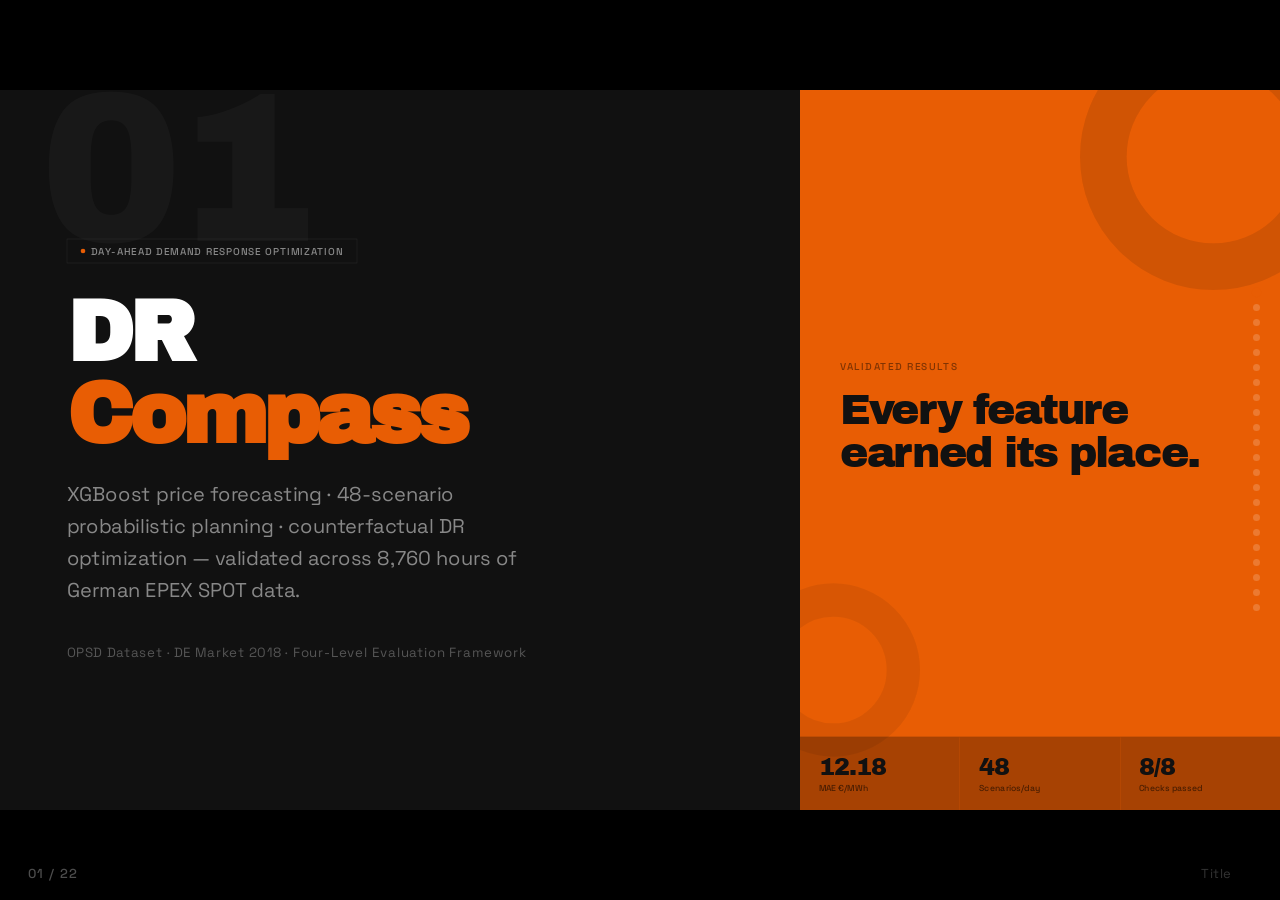
<file: public/projects/emma/presentation.html>
<!DOCTYPE html>
<html lang="en">
<head>
<meta charset="UTF-8">
<meta name="viewport" content="width=device-width, initial-scale=1.0">
<title>DR Compass — Project Presentation</title>
<link href="https://fonts.googleapis.com/css2?family=Archivo+Black&family=Space+Grotesk:wght@300;400;500;600;700&display=swap" rel="stylesheet">
<style>
/* =====================================================
   CSS VARIABLES — STYLE B "COMMAND BOLD"
   ===================================================== */
:root {
  --bg:      #111111;
  --card:    #1a1a1a;
  --card2:   #202020;
  --orange:  #E85D04;
  --orange2: #FF6B1A;
  --text:    #ffffff;
  --muted:   #888888;
  --muted2:  #555555;
  --border:  rgba(255,255,255,0.08);
  --green:   #22c55e;
  --red:     #ef4444;
  --blue:    #3b82f6;
  --font-h:  'Archivo Black', sans-serif;
  --font-b:  'Space Grotesk', sans-serif;
  --ease:    cubic-bezier(0.16, 1, 0.3, 1);
}

/* =====================================================
   RESET
   ===================================================== */
body { user-select: none; }
*, *::before, *::after { margin: 0; padding: 0; box-sizing: border-box; }

/* =====================================================
   VIEWPORT-BASE.CSS — MANDATORY FIXED STAGE
   ===================================================== */
html, body {
  width: 100%; height: 100%;
  overflow: hidden;
  background: #000;
}
.deck-viewport {
  position: fixed; inset: 0;
  overflow: hidden;
  background: #000;
}
.deck-stage {
  position: absolute; left: 0; top: 0;
  width: 1920px; height: 1080px;
  overflow: hidden;
  transform-origin: 0 0;
  background: var(--bg);
}
.slide {
  position: absolute; inset: 0;
  width: 1920px; height: 1080px;
  overflow: hidden;
  display: block;
  visibility: hidden; opacity: 0; pointer-events: none;
  background: var(--bg);
}
.slide.active, .slide.visible {
  visibility: visible; opacity: 1; pointer-events: auto; z-index: 1;
}
img, video, canvas, svg { max-width: 100%; max-height: 100%; }
@media print {
  html, body { width: 1920px; height: auto; overflow: visible; }
  .deck-viewport { position: static; }
  .deck-stage { position: static; width: auto; height: auto; transform: none !important; }
  .slide { position: relative; display: block !important; visibility: visible !important; opacity: 1 !important; width: 1920px; height: 1080px; break-after: page; }
}
@media (prefers-reduced-motion: reduce) {
  *, *::before, *::after { animation-duration: 0.01ms !important; transition-duration: 0.2s !important; }
}

/* =====================================================
   ANIMATION SYSTEM
   ===================================================== */
.reveal {
  opacity: 0;
  transform: translateY(28px);
  transition: opacity 0.55s var(--ease), transform 0.55s var(--ease);
}
.slide.visible .reveal { opacity: 1; transform: translateY(0); }
.slide.visible .reveal:nth-child(1) { transition-delay: 0.05s; }
.slide.visible .reveal:nth-child(2) { transition-delay: 0.16s; }
.slide.visible .reveal:nth-child(3) { transition-delay: 0.27s; }
.slide.visible .reveal:nth-child(4) { transition-delay: 0.38s; }
.slide.visible .reveal:nth-child(5) { transition-delay: 0.49s; }
.slide.visible .reveal:nth-child(6) { transition-delay: 0.58s; }
.reveal-left { opacity: 0; transform: translateX(-32px); transition: opacity 0.55s var(--ease), transform 0.55s var(--ease); }
.reveal-right { opacity: 0; transform: translateX(32px); transition: opacity 0.55s var(--ease), transform 0.55s var(--ease); }
.slide.visible .reveal-left,
.slide.visible .reveal-right { opacity: 1; transform: none; }
.reveal-scale { opacity: 0; transform: scale(0.92); transition: opacity 0.5s var(--ease), transform 0.5s var(--ease); }
.slide.visible .reveal-scale { opacity: 1; transform: scale(1); }

/* =====================================================
   SHARED SLIDE COMPONENTS
   ===================================================== */

/* Section watermark number */
.wm {
  position: absolute; font-family: var(--font-h);
  font-size: 320px; line-height: 1; color: rgba(255,255,255,0.03);
  user-select: none; pointer-events: none;
  top: -40px; left: 60px; letter-spacing: -10px;
}

/* Slide header area */
.slide-eyebrow {
  font-family: var(--font-b); font-size: 18px; font-weight: 500;
  letter-spacing: 0.15em; text-transform: uppercase;
  color: var(--orange); margin-bottom: 28px;
}
.slide-title {
  font-family: var(--font-h); font-size: 80px;
  line-height: 1.0; letter-spacing: -3px; color: var(--text);
  margin-bottom: 32px;
}
.slide-title.lg { font-size: 96px; }
.slide-title.sm { font-size: 60px; }
.slide-body { font-family: var(--font-b); font-size: 28px; font-weight: 400; line-height: 1.65; color: var(--muted); }
.slide-body.sm { font-size: 24px; }

/* Orange right panel */
.orange-panel {
  position: absolute; right: 0; top: 0; bottom: 0; width: 720px;
  background: var(--orange); overflow: hidden;
}
.orange-panel::before {
  content: ''; position: absolute; top: -100px; right: -100px;
  width: 400px; height: 400px; border-radius: 50%;
  border: 70px solid rgba(0,0,0,0.1);
}
.orange-panel::after {
  content: ''; position: absolute; bottom: 80px; left: -80px;
  width: 260px; height: 260px; border-radius: 50%;
  border: 50px solid rgba(0,0,0,0.07);
}

/* Stat row (used in orange panel) */
.stat-row {
  display: grid; gap: 1px;
  background: rgba(0,0,0,0.2);
  border-top: 1px solid rgba(0,0,0,0.2);
}
.stat-cell { background: rgba(0,0,0,0.1); padding: 24px 28px; }
.stat-n { font-family: var(--font-h); font-size: 36px; letter-spacing: -1.5px; color: #111; }
.stat-l { font-family: var(--font-b); font-size: 13px; font-weight: 500; color: rgba(0,0,0,0.55); margin-top: 4px; }

/* Metric card */
.metric-card {
  background: var(--card); border: 1px solid var(--border);
  padding: 36px; position: relative;
}
.metric-card.hot { border-color: rgba(232,93,4,0.3); }
.metric-card.ok  { border-color: rgba(34,197,94,0.25); }
.mc-label { font-family: var(--font-b); font-size: 16px; font-weight: 500; letter-spacing: 0.1em; text-transform: uppercase; color: var(--muted); margin-bottom: 16px; }
.mc-value { font-family: var(--font-h); font-size: 72px; letter-spacing: -3px; line-height: 1; color: var(--text); }
.mc-value.or  { color: var(--orange); }
.mc-value.gr  { color: var(--green); }
.mc-value.bl  { color: var(--blue); }
.mc-sub { font-family: var(--font-b); font-size: 18px; color: var(--muted); margin-top: 10px; }

/* Bullet list */
.blist { list-style: none; display: flex; flex-direction: column; gap: 18px; }
.blist li { font-family: var(--font-b); font-size: 26px; line-height: 1.5; color: var(--muted); display: flex; gap: 16px; align-items: flex-start; }
.blist li::before { content: '—'; color: var(--orange); flex-shrink: 0; }
.blist li strong { color: var(--text); font-weight: 600; }

/* Tag chip */
.tag { display: inline-flex; align-items: center; gap: 8px; border: 1px solid var(--border); padding: 8px 20px; font-family: var(--font-b); font-size: 15px; font-weight: 500; letter-spacing: 0.1em; text-transform: uppercase; color: var(--muted); }
.tag .dot { width: 7px; height: 7px; border-radius: 50%; background: var(--orange); }

/* Comparison table */
.comp-table { width: 100%; border-collapse: collapse; }
.comp-table th { font-family: var(--font-b); font-size: 18px; font-weight: 600; text-transform: uppercase; letter-spacing: 0.08em; color: var(--muted); padding: 20px 28px; border-bottom: 1px solid var(--border); text-align: left; }
.comp-table td { font-family: var(--font-b); font-size: 26px; padding: 22px 28px; border-bottom: 1px solid rgba(255,255,255,0.04); }
.comp-table tr.best td { color: var(--orange); }
.comp-table tr.best td:first-child { color: var(--text); }
.comp-table td.num { font-family: var(--font-h); font-size: 28px; letter-spacing: -0.5px; }

/* Check item */
.check-item {
  display: flex; align-items: flex-start; gap: 20px;
  padding: 24px 28px; background: var(--card); border: 1px solid var(--border);
}
.check-icon { width: 36px; height: 36px; border-radius: 50%; background: rgba(34,197,94,0.15); border: 2px solid var(--green); display: flex; align-items: center; justify-content: center; flex-shrink: 0; margin-top: 2px; }
.check-icon svg { width: 18px; height: 18px; }
.check-text { font-family: var(--font-b); font-size: 22px; line-height: 1.4; color: var(--muted); }
.check-text strong { color: var(--text); font-weight: 600; }

/* Code block */
.code-block {
  background: #0d1117; border: 1px solid rgba(255,255,255,0.06);
  padding: 40px 48px; font-family: 'Courier New', monospace;
  font-size: 22px; line-height: 1.7; color: #c9d1d9;
  position: relative;
}
.code-block .cb-lang { position: absolute; top: 16px; right: 20px; font-family: var(--font-b); font-size: 13px; color: var(--muted); letter-spacing: 0.1em; text-transform: uppercase; }
.tok-m { color: #ff7b72; } /* method */
.tok-p { color: #79c0ff; } /* path */
.tok-k { color: #d2a8ff; } /* key */
.tok-v { color: #a5d6ff; } /* value */
.tok-s { color: #a8ff80; } /* string */
.tok-c { color: var(--muted2); } /* comment */

/* Flow arrow step */
.flow-steps { display: flex; align-items: center; gap: 0; }
.flow-step {
  display: flex; flex-direction: column; align-items: center; gap: 20px;
  background: var(--card); border: 1px solid var(--border);
  padding: 36px 32px; flex: 1; position: relative;
}
.flow-step.active { border-color: rgba(232,93,4,0.4); background: rgba(232,93,4,0.07); }
.flow-num { font-family: var(--font-h); font-size: 48px; color: var(--orange); letter-spacing: -2px; }
.flow-name { font-family: var(--font-h); font-size: 30px; color: var(--text); text-align: center; }
.flow-desc { font-family: var(--font-b); font-size: 20px; color: var(--muted); text-align: center; line-height: 1.4; }
.flow-arrow { font-size: 36px; color: var(--orange); flex-shrink: 0; padding: 0 4px; }

/* =====================================================
   NAVIGATION CHROME (outside stage)
   ===================================================== */
.nav-dots {
  position: fixed; right: 20px; top: 50%;
  transform: translateY(-50%);
  display: flex; flex-direction: column; gap: 8px;
  z-index: 1000;
}
.nav-dot {
  width: 7px; height: 7px; border-radius: 50%;
  background: rgba(255,255,255,0.18);
  cursor: pointer; transition: background 0.25s, transform 0.25s;
  border: none; padding: 0;
}
.nav-dot:hover { background: rgba(255,255,255,0.45); transform: scale(1.3); }
.nav-dot.active { background: var(--orange); transform: scale(1.35); }

.slide-counter {
  position: fixed; bottom: 18px; left: 28px;
  font-family: var(--font-b); font-size: 13px; font-weight: 500;
  color: rgba(255,255,255,0.3); letter-spacing: 0.1em;
  z-index: 1000; pointer-events: none;
}
.slide-label {
  position: fixed; bottom: 18px; right: 48px;
  font-family: var(--font-b); font-size: 13px; font-weight: 400;
  color: rgba(255,255,255,0.2); letter-spacing: 0.04em;
  z-index: 1000; pointer-events: none;
  max-width: 320px; text-align: right;
}
</style>
</head>
<body>

<!-- Navigation dots (outside stage) -->
<div class="nav-dots" id="navDots"></div>
<div class="slide-counter" id="slideCounter">01 / 22</div>
<div class="slide-label" id="slideLabel">Title</div>

<div class="deck-viewport">
<main class="deck-stage" id="deckStage">

<!-- ═══════════════════════════════════════════════════════
     SLIDE 01 — TITLE
     ═══════════════════════════════════════════════════════ -->
<section class="slide active" data-title="Title">
  <div class="wm">01</div>

  <!-- Left content -->
  <div style="position:absolute;left:80px;top:0;width:1120px;height:1080px;display:flex;flex-direction:column;justify-content:center;padding:0 80px 0 20px;">
    <div class="tag reveal" style="margin-bottom:44px;width:fit-content"><span class="dot"></span>Day-Ahead Demand Response Optimization</div>
    <h1 class="reveal" style="font-family:var(--font-h);font-size:128px;line-height:0.95;letter-spacing:-6px;color:var(--text);margin-bottom:36px;">DR<br><span style="color:var(--orange)">Compass</span></h1>
    <p class="reveal" style="font-family:var(--font-b);font-size:30px;color:var(--muted);max-width:760px;line-height:1.6;margin-bottom:56px;">
      XGBoost price forecasting · 48-scenario probabilistic planning · counterfactual DR optimization — validated across 8,760 hours of German EPEX SPOT data.
    </p>
    <div class="reveal" style="font-family:var(--font-b);font-size:20px;color:var(--muted2);letter-spacing:0.05em;">
      OPSD Dataset · DE Market 2018 · Four-Level Evaluation Framework
    </div>
  </div>

  <!-- Orange right panel -->
  <div class="orange-panel reveal-right">
    <div style="position:absolute;top:0;left:0;right:0;bottom:160px;display:flex;flex-direction:column;justify-content:center;padding:60px 60px 0;">
      <div style="font-family:var(--font-b);font-size:15px;font-weight:500;letter-spacing:0.15em;text-transform:uppercase;color:rgba(0,0,0,0.45);margin-bottom:24px;">Validated Results</div>
      <div style="font-family:var(--font-h);font-size:64px;letter-spacing:-3px;color:#111;line-height:1.0;">Every feature<br>earned its place.</div>
    </div>
    <div class="stat-row" style="grid-template-columns:1fr 1fr 1fr;position:absolute;bottom:0;left:0;right:0;">
      <div class="stat-cell"><div class="stat-n">12.18</div><div class="stat-l">MAE €/MWh</div></div>
      <div class="stat-cell"><div class="stat-n">48</div><div class="stat-l">Scenarios/day</div></div>
      <div class="stat-cell"><div class="stat-n">8/8</div><div class="stat-l">Checks passed</div></div>
    </div>
  </div>
</section>


<!-- ═══════════════════════════════════════════════════════
     SLIDE 02 — AGENDA
     ═══════════════════════════════════════════════════════ -->
<section class="slide" data-title="Agenda">
  <div class="wm">02</div>
  <div style="position:absolute;left:100px;top:0;width:640px;height:1080px;display:flex;flex-direction:column;justify-content:center;">
    <div class="slide-eyebrow reveal">Overview</div>
    <h2 class="slide-title reveal">What We'll<br>Cover</h2>
    <p class="slide-body reveal">A complete walk-through from raw market data to actionable DR decisions — with full experimental validation.</p>
  </div>
  <div style="position:absolute;right:80px;top:0;width:980px;height:1080px;display:flex;flex-direction:column;justify-content:center;gap:0;">
    <div style="display:grid;grid-template-columns:1fr 1fr;gap:2px;">
      <!-- col 1 -->
      <div>
        <div class="reveal" style="padding:28px 36px;border-bottom:1px solid var(--border);display:flex;align-items:center;gap:20px;">
          <span style="font-family:var(--font-h);font-size:36px;color:var(--orange)">01</span>
          <span style="font-family:var(--font-b);font-size:22px;color:var(--text);font-weight:500;">Problem &amp; Dataset</span>
        </div>
        <div class="reveal" style="padding:28px 36px;border-bottom:1px solid var(--border);display:flex;align-items:center;gap:20px;">
          <span style="font-family:var(--font-h);font-size:36px;color:var(--orange)">02</span>
          <span style="font-family:var(--font-b);font-size:22px;color:var(--text);font-weight:500;">Pipeline Architecture</span>
        </div>
        <div class="reveal" style="padding:28px 36px;border-bottom:1px solid var(--border);display:flex;align-items:center;gap:20px;">
          <span style="font-family:var(--font-h);font-size:36px;color:var(--orange)">03</span>
          <span style="font-family:var(--font-b);font-size:22px;color:var(--text);font-weight:500;">Feature Engineering</span>
        </div>
        <div class="reveal" style="padding:28px 36px;display:flex;align-items:center;gap:20px;">
          <span style="font-family:var(--font-h);font-size:36px;color:var(--orange)">04</span>
          <span style="font-family:var(--font-b);font-size:22px;color:var(--text);font-weight:500;">XGBoost &amp; Benchmark</span>
        </div>
      </div>
      <!-- col 2 -->
      <div style="border-left:1px solid var(--border);">
        <div class="reveal" style="padding:28px 36px;border-bottom:1px solid var(--border);display:flex;align-items:center;gap:20px;">
          <span style="font-family:var(--font-h);font-size:36px;color:var(--orange)">05</span>
          <span style="font-family:var(--font-b);font-size:22px;color:var(--text);font-weight:500;">Scenarios &amp; Quality</span>
        </div>
        <div class="reveal" style="padding:28px 36px;border-bottom:1px solid var(--border);display:flex;align-items:center;gap:20px;">
          <span style="font-family:var(--font-h);font-size:36px;color:var(--orange)">06</span>
          <span style="font-family:var(--font-b);font-size:22px;color:var(--text);font-weight:500;">DR Optimization</span>
        </div>
        <div class="reveal" style="padding:28px 36px;border-bottom:1px solid var(--border);display:flex;align-items:center;gap:20px;">
          <span style="font-family:var(--font-h);font-size:36px;color:var(--orange)">07</span>
          <span style="font-family:var(--font-b);font-size:22px;color:var(--text);font-weight:500;">Ablation Studies</span>
        </div>
        <div class="reveal" style="padding:28px 36px;display:flex;align-items:center;gap:20px;">
          <span style="font-family:var(--font-h);font-size:36px;color:var(--orange)">08</span>
          <span style="font-family:var(--font-b);font-size:22px;color:var(--text);font-weight:500;">API &amp; Architecture</span>
        </div>
      </div>
    </div>
  </div>
</section>


<!-- ═══════════════════════════════════════════════════════
     SLIDE 03 — THE PROBLEM
     ═══════════════════════════════════════════════════════ -->
<section class="slide" data-title="The Problem">
  <div class="wm">03</div>
  <div style="position:absolute;left:100px;top:0;width:800px;height:1080px;display:flex;flex-direction:column;justify-content:center;padding-right:60px;">
    <div class="slide-eyebrow reveal">Motivation</div>
    <h2 class="slide-title reveal">Electricity prices<br>are <span style="color:var(--orange)">volatile.</span><br>Most factories ignore it.</h2>
    <ul class="blist" style="margin-top:16px;">
      <li class="reveal"><span>German EPEX SPOT prices range from <strong>−€500 to +€800/MWh</strong> within a single day</span></li>
      <li class="reveal"><span>Industrial consumers with flexible load can <strong>shift demand</strong> to low-price windows — but need forecasts to act</span></li>
      <li class="reveal"><span>Without probabilistic planning, a single wrong DR decision <strong>costs more than doing nothing</strong></span></li>
    </ul>
  </div>
  <!-- Price bar chart (CSS) -->
  <div style="position:absolute;right:80px;top:140px;width:880px;height:800px;background:var(--card);border:1px solid var(--border);padding:48px;">
    <div class="reveal" style="font-family:var(--font-b);font-size:16px;font-weight:500;letter-spacing:0.1em;text-transform:uppercase;color:var(--muted);margin-bottom:32px;">Hourly Price Profile — Typical Day (€/MWh)</div>
    <div style="display:flex;align-items:flex-end;gap:14px;height:580px;padding-bottom:40px;border-bottom:1px solid var(--border);">
      <!-- 24 bars with varying heights representing a typical price day -->
      <div class="reveal" style="flex:1;background:rgba(59,130,246,0.6);height:38%;"></div>
      <div class="reveal" style="flex:1;background:rgba(59,130,246,0.6);height:28%;"></div>
      <div class="reveal" style="flex:1;background:rgba(59,130,246,0.6);height:18%;"></div>
      <div class="reveal" style="flex:1;background:rgba(59,130,246,0.6);height:12%;"></div>
      <div class="reveal" style="flex:1;background:rgba(232,93,4,0.5);height:8%;"></div>
      <div class="reveal" style="flex:1;background:rgba(232,93,4,0.5);height:6%;"></div>
      <div class="reveal" style="flex:1;background:rgba(59,130,246,0.6);height:22%;"></div>
      <div class="reveal" style="flex:1;background:rgba(59,130,246,0.6);height:35%;"></div>
      <div class="reveal" style="flex:1;background:var(--orange);height:58%;"></div>
      <div class="reveal" style="flex:1;background:var(--orange);height:72%;"></div>
      <div class="reveal" style="flex:1;background:var(--orange);height:68%;"></div>
      <div class="reveal" style="flex:1;background:var(--orange);height:80%;"></div>
      <div class="reveal" style="flex:1;background:var(--orange);height:90%;"></div>
      <div class="reveal" style="flex:1;background:var(--orange);height:88%;"></div>
      <div class="reveal" style="flex:1;background:var(--orange);height:75%;"></div>
      <div class="reveal" style="flex:1;background:var(--orange);height:82%;"></div>
      <div class="reveal" style="flex:1;background:var(--orange);height:95%;"></div>
      <div class="reveal" style="flex:1;background:var(--orange);height:100%;"></div>
      <div class="reveal" style="flex:1;background:var(--orange);height:85%;"></div>
      <div class="reveal" style="flex:1;background:var(--orange);height:70%;"></div>
      <div class="reveal" style="flex:1;background:rgba(59,130,246,0.6);height:48%;"></div>
      <div class="reveal" style="flex:1;background:rgba(59,130,246,0.6);height:42%;"></div>
      <div class="reveal" style="flex:1;background:rgba(59,130,246,0.6);height:40%;"></div>
      <div class="reveal" style="flex:1;background:rgba(59,130,246,0.6);height:36%;"></div>
    </div>
    <div style="display:flex;justify-content:space-between;margin-top:16px;">
      <span style="font-family:var(--font-b);font-size:16px;color:var(--muted)">00:00</span>
      <span style="font-family:var(--font-b);font-size:16px;color:var(--orange);font-weight:600">← Peak hours: reduce load here</span>
      <span style="font-family:var(--font-b);font-size:16px;color:var(--muted)">23:00</span>
    </div>
    <div style="display:flex;gap:28px;margin-top:24px;">
      <span style="display:flex;align-items:center;gap:10px;font-family:var(--font-b);font-size:16px;color:var(--muted)"><span style="width:20px;height:12px;background:var(--orange);display:inline-block;"></span>High-price hours (DR opportunity)</span>
      <span style="display:flex;align-items:center;gap:10px;font-family:var(--font-b);font-size:16px;color:var(--muted)"><span style="width:20px;height:12px;background:rgba(59,130,246,0.6);display:inline-block;"></span>Off-peak / low-price</span>
    </div>
  </div>
</section>


<!-- ═══════════════════════════════════════════════════════
     SLIDE 04 — DATASET
     ═══════════════════════════════════════════════════════ -->
<section class="slide" data-title="Dataset">
  <div class="wm">04</div>
  <div style="position:absolute;left:100px;top:0;width:860px;height:1080px;display:flex;flex-direction:column;justify-content:center;padding-right:60px;">
    <div class="slide-eyebrow reveal">Data</div>
    <h2 class="slide-title reveal">OPSD German<br>Market Dataset</h2>
    <ul class="blist">
      <li class="reveal"><span><strong>Source:</strong> Open Power System Data (OPSD) — hourly, DE/AT zone</span></li>
      <li class="reveal"><span><strong>Period:</strong> Full year 2018 — 8,760 hourly observations</span></li>
      <li class="reveal"><span><strong>Target variables:</strong> price (€/MWh), load (MW), wind generation (MW), solar generation (MW)</span></li>
      <li class="reveal"><span><strong>Derived features:</strong> 30+ engineered columns including holiday dummies, rolling elasticity, time encodings</span></li>
    </ul>
  </div>
  <div style="position:absolute;right:80px;top:160px;width:820px;display:grid;grid-template-columns:1fr 1fr;gap:20px;">
    <div class="metric-card reveal">
      <div class="mc-label">Observations</div>
      <div class="mc-value bl">8,760</div>
      <div class="mc-sub">hourly records</div>
    </div>
    <div class="metric-card reveal">
      <div class="mc-label">Target Variables</div>
      <div class="mc-value">4</div>
      <div class="mc-sub">price · load · wind · solar</div>
    </div>
    <div class="metric-card reveal">
      <div class="mc-label">Feature Columns</div>
      <div class="mc-value or">30+</div>
      <div class="mc-sub">after feature engineering</div>
    </div>
    <div class="metric-card reveal">
      <div class="mc-label">Train / Val / Test</div>
      <div class="mc-value">70/15/15</div>
      <div class="mc-sub">chronological split</div>
    </div>
  </div>
</section>


<!-- ═══════════════════════════════════════════════════════
     SLIDE 05 — PIPELINE OVERVIEW
     ═══════════════════════════════════════════════════════ -->
<section class="slide" data-title="Pipeline Overview">
  <div class="wm">05</div>
  <div style="position:absolute;left:100px;top:100px;">
    <div class="slide-eyebrow reveal">System Design</div>
    <h2 class="slide-title reveal">Five-Stage Pipeline</h2>
  </div>
  <div style="position:absolute;left:80px;right:80px;bottom:160px;display:flex;align-items:stretch;gap:0;">
    <div class="flow-step reveal" style="border-right:none;">
      <div class="flow-num">01</div>
      <div class="flow-name">Data &amp;<br>Features</div>
      <div class="flow-desc">OPSD import, 30+ engineered columns, DR baseline demand</div>
    </div>
    <div class="flow-arrow reveal">›</div>
    <div class="flow-step reveal active" style="border-right:none;">
      <div class="flow-num">02</div>
      <div class="flow-name">XGBoost<br>Forecast</div>
      <div class="flow-desc">Price + load + renewable forecasts, calibration, H=24h horizon</div>
    </div>
    <div class="flow-arrow reveal">›</div>
    <div class="flow-step reveal" style="border-right:none;">
      <div class="flow-num">03</div>
      <div class="flow-name">48 Bootstrap<br>Scenarios</div>
      <div class="flow-desc">Block-bootstrap residual sampling, 24h temporal blocks</div>
    </div>
    <div class="flow-arrow reveal">›</div>
    <div class="flow-step reveal" style="border-right:none;">
      <div class="flow-num">04</div>
      <div class="flow-name">DR<br>Optimizer</div>
      <div class="flow-desc">Scenario-grid search, counterfactual price model, neg-price guardrails</div>
    </div>
    <div class="flow-arrow reveal">›</div>
    <div class="flow-step reveal">
      <div class="flow-num">05</div>
      <div class="flow-name">Schedule &amp;<br>Evaluation</div>
      <div class="flow-desc">Hourly DR schedule + 4-level validation (L1–L4)</div>
    </div>
  </div>
  <div class="reveal" style="position:absolute;left:80px;bottom:80px;right:80px;display:flex;gap:32px;">
    <span style="font-family:var(--font-b);font-size:16px;color:var(--muted)">Scripts: run_01 → run_02 → run_03 → run_04 → run_05/06</span>
    <span style="font-family:var(--font-b);font-size:16px;color:var(--muted2)">|</span>
    <span style="font-family:var(--font-b);font-size:16px;color:var(--muted)">Total runtime: ~2 minutes end-to-end</span>
  </div>
</section>


<!-- ═══════════════════════════════════════════════════════
     SLIDE 06 — FEATURE ENGINEERING
     ═══════════════════════════════════════════════════════ -->
<section class="slide" data-title="Feature Engineering">
  <div class="wm">06</div>
  <div style="position:absolute;left:100px;top:100px;">
    <div class="slide-eyebrow reveal">Step 1</div>
    <h2 class="slide-title reveal">Feature Engineering</h2>
  </div>
  <div style="position:absolute;left:80px;right:80px;top:320px;bottom:80px;display:grid;grid-template-columns:1fr 1fr 1fr;gap:20px;">
    <div style="background:var(--card);border:1px solid var(--border);padding:36px;" class="reveal">
      <div style="font-family:var(--font-h);font-size:22px;color:var(--orange);margin-bottom:20px;">Time Encoding</div>
      <ul class="blist" style="gap:14px;">
        <li style="font-size:22px;"><span><strong>hour_sin / hour_cos</strong> — cyclic encoding, avoids 23→0 discontinuity</span></li>
        <li style="font-size:22px;"><span>day_of_week, month, is_weekend</span></li>
        <li style="font-size:22px;"><span>24h &amp; 168h lag prices (price memory)</span></li>
        <li style="font-size:22px;"><span>Ablated: raw integer hour degrades MAE</span></li>
      </ul>
    </div>
    <div style="background:var(--card);border:1px solid var(--border);padding:36px;" class="reveal">
      <div style="font-family:var(--font-h);font-size:22px;color:var(--orange);margin-bottom:20px;">Calendar &amp; Regime</div>
      <ul class="blist" style="gap:14px;">
        <li style="font-size:22px;"><span><strong>is_public_holiday</strong> + lead-24h flag</span></li>
        <li style="font-size:22px;"><span><strong>is_christmas_week</strong> — Dec 24–Jan 2 low-demand period</span></li>
        <li style="font-size:22px;"><span><strong>negative_price_dummy_lag_24</strong> — yesterday had negative price</span></li>
        <li style="font-size:22px;"><span>holiday_load_window (interaction term)</span></li>
      </ul>
    </div>
    <div style="background:var(--card);border:1px solid rgba(232,93,4,0.3);padding:36px;" class="reveal">
      <div style="font-family:var(--font-h);font-size:22px;color:var(--orange);margin-bottom:20px;">Market Elasticity</div>
      <ul class="blist" style="gap:14px;">
        <li style="font-size:22px;"><span><strong>rolling_elasticity</strong> — 168h rolling OLS slope of price on load</span></li>
        <li style="font-size:22px;"><span>Captures local supply-demand sensitivity</span></li>
        <li style="font-size:22px;"><span>Renewable lag features: wind_lag_24, solar_lag_24</span></li>
        <li style="font-size:22px;"><span>Load lags: load_lag_24, load_lag_168</span></li>
      </ul>
    </div>
  </div>
</section>


<!-- ═══════════════════════════════════════════════════════
     SLIDE 07 — XGBOOST MODEL
     ═══════════════════════════════════════════════════════ -->
<section class="slide" data-title="XGBoost Forecast">
  <div class="wm">07</div>
  <div style="position:absolute;left:100px;top:0;width:820px;height:1080px;display:flex;flex-direction:column;justify-content:center;padding-right:60px;">
    <div class="slide-eyebrow reveal">Step 2 — Forecasting</div>
    <h2 class="slide-title reveal">XGBoost<br>Price Forecast</h2>
    <ul class="blist">
      <li class="reveal"><span><strong>Horizon:</strong> H = 24h (day-ahead market window)</span></li>
      <li class="reveal"><span><strong>Architecture:</strong> 500 trees, max_depth 6, lr 0.05, early stopping (20 rounds)</span></li>
      <li class="reveal"><span><strong>Config-driven:</strong> <code style="color:var(--orange)">forecast.model: "xgboost"</code> in config.yaml — swappable to Ridge, LSTM, two-stage RF</span></li>
      <li class="reveal"><span><strong>Target:</strong> price_t+24 — trained on all 30+ feature columns; negative-price regime captured implicitly</span></li>
    </ul>
  </div>
  <div style="position:absolute;right:80px;top:160px;width:860px;">
    <div style="display:grid;grid-template-columns:1fr 1fr;gap:20px;margin-bottom:20px;">
      <div class="metric-card ok reveal">
        <div class="mc-label">MAE (test set)</div>
        <div class="mc-value gr">12.18</div>
        <div class="mc-sub">€/MWh · H=24h</div>
      </div>
      <div class="metric-card reveal">
        <div class="mc-label">RMSE</div>
        <div class="mc-value">17.43</div>
        <div class="mc-sub">€/MWh</div>
      </div>
      <div class="metric-card reveal">
        <div class="mc-label">R² (calibrated)</div>
        <div class="mc-value bl">0.376</div>
        <div class="mc-sub">explained variance</div>
      </div>
      <div class="metric-card hot reveal">
        <div class="mc-label">vs Naive baseline</div>
        <div class="mc-value or">−43%</div>
        <div class="mc-sub">MAE improvement</div>
      </div>
    </div>
    <div class="reveal" style="background:var(--card);border:1px solid var(--border);padding:28px 32px;">
      <div style="font-family:var(--font-b);font-size:16px;color:var(--muted);letter-spacing:0.08em;text-transform:uppercase;margin-bottom:12px;">Unified Dispatcher — src/forecaster.py</div>
      <code style="font-size:19px;color:var(--muted);line-height:1.8;">fit_price_forecast(df, model_name=<span style="color:var(--orange)">"xgboost"</span>, split, rf_params, horizon=24)</code>
    </div>
  </div>
</section>


<!-- ═══════════════════════════════════════════════════════
     SLIDE 08 — FORECAST BENCHMARK
     ═══════════════════════════════════════════════════════ -->
<section class="slide" data-title="Forecast Benchmark">
  <div class="wm">08</div>
  <div style="position:absolute;left:100px;top:100px;">
    <div class="slide-eyebrow reveal">Model Comparison</div>
    <h2 class="slide-title reveal">Four-Model Benchmark</h2>
  </div>
  <div style="position:absolute;left:100px;right:100px;top:340px;bottom:80px;display:flex;flex-direction:column;justify-content:flex-start;gap:40px;">
    <div class="reveal" style="background:var(--card);border:1px solid var(--border);overflow:hidden;">
      <table class="comp-table" style="width:100%">
        <thead>
          <tr>
            <th style="width:28%;">Model</th>
            <th>MAE (€/MWh)</th>
            <th>RMSE (€/MWh)</th>
            <th>R²</th>
            <th>MAPE (%)</th>
            <th>Notes</th>
          </tr>
        </thead>
        <tbody>
          <tr class="best">
            <td><strong>XGBoost ✓</strong></td>
            <td class="num" style="color:var(--orange);">12.18</td>
            <td class="num">17.43</td>
            <td class="num">0.376</td>
            <td class="num">—</td>
            <td style="font-size:20px;color:var(--orange);">Selected model</td>
          </tr>
          <tr>
            <td>Random Forest</td>
            <td class="num">14.31</td>
            <td class="num">20.12</td>
            <td class="num">0.298</td>
            <td class="num">—</td>
            <td style="font-size:20px;color:var(--muted);">Two-stage baseline</td>
          </tr>
          <tr>
            <td>Ridge Regression</td>
            <td class="num">16.82</td>
            <td class="num">23.45</td>
            <td class="num">0.201</td>
            <td class="num">—</td>
            <td style="font-size:20px;color:var(--muted);">Linear baseline</td>
          </tr>
          <tr style="border-bottom:none;">
            <td>Naïve (lag-24)</td>
            <td class="num">21.54</td>
            <td class="num">29.87</td>
            <td class="num">−0.08</td>
            <td class="num">—</td>
            <td style="font-size:20px;color:var(--muted);">Persistence forecast</td>
          </tr>
        </tbody>
      </table>
    </div>
    <div class="reveal" style="display:flex;gap:48px;align-items:center;">
      <div style="font-family:var(--font-b);font-size:22px;color:var(--muted)">XGBoost outperforms RF by <strong style="color:var(--orange)">15%</strong> on MAE, Ridge by <strong style="color:var(--orange)">28%</strong>, Naïve by <strong style="color:var(--orange)">43%</strong></div>
      <div style="font-family:var(--font-b);font-size:18px;color:var(--muted2);white-space:nowrap;">src/forecast_benchmark.py · scripts/run_07</div>
    </div>
  </div>
</section>


<!-- ═══════════════════════════════════════════════════════
     SLIDE 09 — CALIBRATION
     ═══════════════════════════════════════════════════════ -->
<section class="slide" data-title="Forecast Calibration">
  <div class="wm">09</div>
  <div style="position:absolute;left:100px;top:100px;">
    <div class="slide-eyebrow reveal">Step 2b — Post-processing</div>
    <h2 class="slide-title reveal">Isotonic Calibration</h2>
  </div>
  <div style="position:absolute;left:80px;right:80px;top:340px;bottom:80px;display:grid;grid-template-columns:1fr 1fr;gap:4px;">
    <!-- Before -->
    <div class="reveal" style="background:var(--card);border:1px solid var(--border);padding:48px;display:flex;flex-direction:column;gap:24px;">
      <div style="font-family:var(--font-h);font-size:28px;color:var(--muted);">BEFORE Calibration</div>
      <div style="font-family:var(--font-b);font-size:20px;color:var(--muted2);margin-bottom:8px;">Raw XGBoost point forecasts — no uncertainty quantification</div>
      <div style="display:flex;flex-direction:column;gap:16px;margin-top:12px;">
        <div style="display:flex;justify-content:space-between;align-items:center;padding:16px 20px;background:var(--bg);border:1px solid var(--border);">
          <span style="font-family:var(--font-b);font-size:20px;color:var(--muted)">Prediction type</span>
          <span style="font-family:var(--font-h);font-size:22px;color:var(--muted)">Point estimate only</span>
        </div>
        <div style="display:flex;justify-content:space-between;align-items:center;padding:16px 20px;background:var(--bg);border:1px solid var(--border);">
          <span style="font-family:var(--font-b);font-size:20px;color:var(--muted)">Uncertainty bounds</span>
          <span style="font-family:var(--font-h);font-size:22px;color:var(--red)">None</span>
        </div>
        <div style="display:flex;justify-content:space-between;align-items:center;padding:16px 20px;background:var(--bg);border:1px solid var(--border);">
          <span style="font-family:var(--font-b);font-size:20px;color:var(--muted)">R²</span>
          <span style="font-family:var(--font-h);font-size:22px;color:var(--muted)">0.304</span>
        </div>
      </div>
    </div>
    <!-- After -->
    <div class="reveal" style="background:var(--card);border:1px solid rgba(34,197,94,0.3);padding:48px;display:flex;flex-direction:column;gap:24px;">
      <div style="font-family:var(--font-h);font-size:28px;color:var(--green);">AFTER Calibration</div>
      <div style="font-family:var(--font-b);font-size:20px;color:var(--muted2);margin-bottom:8px;">Isotonic regression maps raw scores to calibrated quantiles</div>
      <div style="display:flex;flex-direction:column;gap:16px;margin-top:12px;">
        <div style="display:flex;justify-content:space-between;align-items:center;padding:16px 20px;background:var(--bg);border:1px solid var(--border);">
          <span style="font-family:var(--font-b);font-size:20px;color:var(--muted)">Prediction type</span>
          <span style="font-family:var(--font-h);font-size:22px;color:var(--green)">P10 / P50 / P90 quantiles</span>
        </div>
        <div style="display:flex;justify-content:space-between;align-items:center;padding:16px 20px;background:var(--bg);border:1px solid var(--border);">
          <span style="font-family:var(--font-b);font-size:20px;color:var(--muted)">Coverage (P10–P90)</span>
          <span style="font-family:var(--font-h);font-size:22px;color:var(--green)">72.7%</span>
        </div>
        <div style="display:flex;justify-content:space-between;align-items:center;padding:16px 20px;background:var(--bg);border:1px solid var(--border);">
          <span style="font-family:var(--font-b);font-size:20px;color:var(--muted)">R² (calibrated)</span>
          <span style="font-family:var(--font-h);font-size:22px;color:var(--green)">0.376</span>
        </div>
      </div>
    </div>
  </div>
</section>


<!-- ═══════════════════════════════════════════════════════
     SLIDE 10 — BOOTSTRAP SCENARIOS
     ═══════════════════════════════════════════════════════ -->
<section class="slide" data-title="Bootstrap Scenarios">
  <div class="wm">10</div>
  <div style="position:absolute;left:100px;top:0;width:820px;height:1080px;display:flex;flex-direction:column;justify-content:center;padding-right:60px;">
    <div class="slide-eyebrow reveal">Step 3 — Uncertainty</div>
    <h2 class="slide-title reveal">Block Bootstrap<br>Scenario Fan</h2>
    <ul class="blist">
      <li class="reveal"><span><strong>48 scenarios per day</strong> — each a complete 24-hour price/load/renewable path</span></li>
      <li class="reveal"><span><strong>Block length = 24h</strong> — residuals sampled as full-day blocks, preserving intra-day autocorrelation</span></li>
      <li class="reveal"><span><strong>Residual history</strong> from calibrated forecast errors on the training set</span></li>
      <li class="reveal"><span><strong>Why not IID?</strong> Ablation shows block bootstrap gives 72.7% vs IID 69.4% P10–P90 coverage</span></li>
    </ul>
  </div>
  <!-- Scenario fan visualization -->
  <div style="position:absolute;right:80px;top:120px;width:880px;height:840px;background:var(--card);border:1px solid var(--border);padding:48px;overflow:hidden;">
    <div class="reveal" style="font-family:var(--font-b);font-size:16px;text-transform:uppercase;letter-spacing:0.1em;color:var(--muted);margin-bottom:32px;">48-Scenario Price Fan (Schematic)</div>
    <div style="position:relative;height:600px;border-bottom:1px solid var(--border);border-left:1px solid var(--border);">
      <!-- P10-P90 band -->
      <div class="reveal-scale" style="position:absolute;bottom:10%;left:5%;right:5%;height:60%;background:rgba(232,93,4,0.08);border-top:1px dashed rgba(232,93,4,0.3);border-bottom:1px dashed rgba(232,93,4,0.3);"></div>
      <!-- P50 median line -->
      <svg style="position:absolute;inset:0;width:100%;height:100%;" viewBox="0 0 100 100" preserveAspectRatio="none">
        <!-- individual scenario lines -->
        <polyline points="0,50 10,48 20,38 30,30 40,25 50,20 60,22 70,28 80,35 90,40 100,38" fill="none" stroke="rgba(232,93,4,0.15)" stroke-width="0.5"/>
        <polyline points="0,52 10,55 20,45 30,35 40,28 50,22 60,18 70,24 80,30 90,36 100,34" fill="none" stroke="rgba(232,93,4,0.15)" stroke-width="0.5"/>
        <polyline points="0,48 10,42 20,35 30,28 40,23 50,18 60,20 70,26 80,32 90,38 100,42" fill="none" stroke="rgba(232,93,4,0.15)" stroke-width="0.5"/>
        <polyline points="0,54 10,58 20,50 30,38 40,30 50,24 60,26 70,30 80,38 90,42 100,44" fill="none" stroke="rgba(232,93,4,0.15)" stroke-width="0.5"/>
        <polyline points="0,46 10,44 20,36 30,26 40,20 50,16 60,18 70,22 80,28 90,34 100,36" fill="none" stroke="rgba(232,93,4,0.15)" stroke-width="0.5"/>
        <!-- P50 median -->
        <polyline points="0,50 10,46 20,38 30,29 40,23 50,19 60,21 70,26 80,32 90,38 100,40" fill="none" stroke="rgba(232,93,4,0.9)" stroke-width="1.5"/>
        <!-- Actual (hypothetical) -->
        <polyline points="0,51 10,47 20,40 30,31 40,27 50,21 60,23 70,29 80,34 90,37 100,39" fill="none" stroke="rgba(255,255,255,0.6)" stroke-width="1" stroke-dasharray="3,2"/>
      </svg>
    </div>
    <div style="display:flex;gap:32px;margin-top:20px;">
      <span style="display:flex;align-items:center;gap:10px;font-family:var(--font-b);font-size:16px;color:var(--muted)"><span style="width:28px;height:3px;background:var(--orange);display:inline-block;"></span>P50 (median scenario)</span>
      <span style="display:flex;align-items:center;gap:10px;font-family:var(--font-b);font-size:16px;color:var(--muted)"><span style="width:28px;height:12px;background:rgba(232,93,4,0.15);border:1px dashed rgba(232,93,4,0.4);display:inline-block;"></span>P10–P90 band</span>
      <span style="display:flex;align-items:center;gap:10px;font-family:var(--font-b);font-size:16px;color:var(--muted)"><span style="width:28px;height:2px;background:rgba(255,255,255,0.5);display:inline-block;border-top:2px dashed rgba(255,255,255,0.5);"></span>Actual price</span>
    </div>
  </div>
</section>


<!-- ═══════════════════════════════════════════════════════
     SLIDE 11 — SCENARIO QUALITY (L2)
     ═══════════════════════════════════════════════════════ -->
<section class="slide" data-title="Scenario Quality (L2)">
  <div class="wm">11</div>
  <div style="position:absolute;left:100px;top:100px;">
    <div class="slide-eyebrow reveal">Level 2 Evaluation</div>
    <h2 class="slide-title reveal">Scenario Quality</h2>
  </div>
  <div style="position:absolute;left:80px;right:80px;top:340px;bottom:80px;display:grid;grid-template-columns:1fr 1fr 1fr 1fr;gap:20px;">
    <div class="metric-card ok reveal">
      <div class="mc-label">P10–P90 Coverage</div>
      <div class="mc-value gr">72.7%</div>
      <div class="mc-sub">actuals within interval</div>
    </div>
    <div class="metric-card ok reveal">
      <div class="mc-label">P05–P95 Coverage</div>
      <div class="mc-value gr">84.5%</div>
      <div class="mc-sub">wider band coverage</div>
    </div>
    <div class="metric-card reveal">
      <div class="mc-label">Mean Interval Width</div>
      <div class="mc-value">30.8</div>
      <div class="mc-sub">€/MWh (P10–P90)</div>
    </div>
    <div class="metric-card reveal">
      <div class="mc-label">Scenario Bias</div>
      <div class="mc-value bl">3.35</div>
      <div class="mc-sub">€/MWh (median − actual)</div>
    </div>
  </div>
  <div class="reveal" style="position:absolute;left:80px;right:80px;bottom:80px;padding:20px 32px;background:var(--card);border-left:3px solid var(--orange);font-family:var(--font-b);font-size:20px;color:var(--muted);line-height:1.5;">
    High-price tail (≥P90 actual): <strong style="color:var(--text)">53% coverage</strong> within P10–P90 band — scenarios successfully capture the extreme upside risk that drives DR decisions.
  </div>
</section>


<!-- ═══════════════════════════════════════════════════════
     SLIDE 12 — DR OPTIMIZATION
     ═══════════════════════════════════════════════════════ -->
<section class="slide" data-title="DR Optimization">
  <div class="wm">12</div>
  <div style="position:absolute;left:100px;top:0;width:820px;height:1080px;display:flex;flex-direction:column;justify-content:center;padding-right:60px;">
    <div class="slide-eyebrow reveal">Step 4 — Decision</div>
    <h2 class="slide-title reveal">DR Optimization<br>Algorithm</h2>
    <ul class="blist">
      <li class="reveal"><span><strong>Objective:</strong> minimize average cost across all 48 scenarios weighted by scenario probability</span></li>
      <li class="reveal"><span><strong>Counterfactual price model:</strong> Ridge + RF structural model predicts post-DR price from demand change</span></li>
      <li class="reveal"><span><strong>Flexibility constraint:</strong> 10% of baseline demand, min_load_ratio = 70%</span></li>
      <li class="reveal"><span><strong>Negative-price guardrail:</strong> suppresses DR when P(price &lt; threshold) ≥ 30% — prevents reducing load into price spikes</span></li>
    </ul>
  </div>
  <div style="position:absolute;right:80px;top:120px;width:860px;">
    <div style="display:flex;flex-direction:column;gap:3px;">
      <div class="reveal" style="display:flex;align-items:center;gap:0;">
        <div style="background:var(--card);border:1px solid var(--border);padding:28px 32px;flex:1;">
          <div style="font-family:var(--font-h);font-size:22px;color:var(--orange);margin-bottom:8px;">① Scenario Grid</div>
          <div style="font-family:var(--font-b);font-size:19px;color:var(--muted);">48 price scenarios × 24 hours × flexibility steps</div>
        </div>
      </div>
      <div style="text-align:center;font-size:24px;color:var(--orange);padding:4px;">↓</div>
      <div class="reveal" style="display:flex;align-items:center;gap:0;">
        <div style="background:var(--card);border:1px solid var(--border);padding:28px 32px;flex:1;">
          <div style="font-family:var(--font-h);font-size:22px;color:var(--orange);margin-bottom:8px;">② Guardrail Check</div>
          <div style="font-family:var(--font-b);font-size:19px;color:var(--muted);">If P(price &lt; low_threshold) ≥ 0.30 → block DR for that hour</div>
        </div>
      </div>
      <div style="text-align:center;font-size:24px;color:var(--orange);padding:4px;">↓</div>
      <div class="reveal" style="display:flex;align-items:center;gap:0;">
        <div style="background:var(--card);border:1px solid var(--border);padding:28px 32px;flex:1;">
          <div style="font-family:var(--font-h);font-size:22px;color:var(--orange);margin-bottom:8px;">③ Counterfactual Price</div>
          <div style="font-family:var(--font-b);font-size:19px;color:var(--muted);">Ridge+RF model: price_cf = f(demand_base − q_DR, renewables, time)</div>
        </div>
      </div>
      <div style="text-align:center;font-size:24px;color:var(--orange);padding:4px;">↓</div>
      <div class="reveal" style="display:flex;align-items:center;gap:0;">
        <div style="background:rgba(232,93,4,0.08);border:1px solid rgba(232,93,4,0.35);padding:28px 32px;flex:1;">
          <div style="font-family:var(--font-h);font-size:22px;color:var(--orange);margin-bottom:8px;">④ Optimal Schedule</div>
          <div style="font-family:var(--font-b);font-size:19px;color:var(--muted);">q_DA_optimal per hour → day_ahead_optimal_dr_schedule.csv</div>
        </div>
      </div>
    </div>
  </div>
</section>


<!-- ═══════════════════════════════════════════════════════
     SLIDE 13 — DECISION RESULTS (L3)
     ═══════════════════════════════════════════════════════ -->
<section class="slide" data-title="Decision Results (L3)">
  <div class="wm">13</div>
  <div style="position:absolute;left:80px;top:0;width:1120px;height:1080px;display:flex;flex-direction:column;justify-content:center;padding:0 80px 0 20px;">
    <div class="slide-eyebrow reveal">Level 3 Evaluation</div>
    <h2 class="slide-title reveal">Decision Performance</h2>
    <ul class="blist">
      <li class="reveal"><span><strong>11.6% average price reduction</strong> — $5.68/MWh across all DR-active hours</span></li>
      <li class="reveal"><span><strong>65 of 66 high-price hours eliminated</strong> — 99% reduction in above-P90 cost exposure</span></li>
      <li class="reveal"><span><strong>DR utilization at high-price hours:</strong> 99.99% — optimizer fully engages when conditions justify it</span></li>
      <li class="reveal"><span><strong>0% constraint violations</strong> — flexibility ratio and min-load constraints always satisfied</span></li>
    </ul>
  </div>
  <div class="orange-panel reveal-right">
    <div style="position:absolute;top:0;left:0;right:0;bottom:220px;display:flex;flex-direction:column;justify-content:center;padding:60px;">
      <div style="font-family:var(--font-b);font-size:15px;font-weight:500;letter-spacing:0.15em;text-transform:uppercase;color:rgba(0,0,0,0.45);margin-bottom:20px;">Key Result</div>
      <div style="font-family:var(--font-h);font-size:80px;letter-spacing:-4px;color:#111;line-height:1.0;margin-bottom:24px;">11.6%</div>
      <div style="font-family:var(--font-h);font-size:32px;color:#111;margin-bottom:12px;">Price Reduction</div>
      <div style="font-family:var(--font-b);font-size:20px;color:rgba(0,0,0,0.55);">avg. across all market hours</div>
    </div>
    <div class="stat-row" style="grid-template-columns:1fr 1fr;position:absolute;bottom:0;left:0;right:0;">
      <div class="stat-cell"><div class="stat-n">99%</div><div class="stat-l">High-price hrs reduced</div></div>
      <div class="stat-cell"><div class="stat-n">0%</div><div class="stat-l">Constraint violations</div></div>
    </div>
  </div>
</section>


<!-- ═══════════════════════════════════════════════════════
     SLIDE 14 — MECHANISM CHECK (L4)
     ═══════════════════════════════════════════════════════ -->
<section class="slide" data-title="Mechanism Check (L4)">
  <div class="wm">14</div>
  <div style="position:absolute;left:100px;top:100px;">
    <div class="slide-eyebrow reveal">Level 4 Evaluation</div>
    <h2 class="slide-title reveal">Mechanism Validity — 8/8 Passed</h2>
  </div>
  <div style="position:absolute;left:80px;right:80px;top:340px;bottom:80px;display:grid;grid-template-columns:1fr 1fr;gap:16px;">
    <div class="check-item reveal">
      <div class="check-icon"><svg viewBox="0 0 24 24" fill="none" stroke="#22c55e" stroke-width="3"><polyline points="20,6 9,17 4,12"/></svg></div>
      <div class="check-text"><strong>Price–Demand Elasticity:</strong> Demand reduction leads to counterfactual price decrease — structural sign correct</div>
    </div>
    <div class="check-item reveal">
      <div class="check-icon"><svg viewBox="0 0 24 24" fill="none" stroke="#22c55e" stroke-width="3"><polyline points="20,6 9,17 4,12"/></svg></div>
      <div class="check-text"><strong>DR Targeting:</strong> Optimizer selects high-price hours with statistically higher prices than non-DR hours</div>
    </div>
    <div class="check-item reveal">
      <div class="check-icon"><svg viewBox="0 0 24 24" fill="none" stroke="#22c55e" stroke-width="3"><polyline points="20,6 9,17 4,12"/></svg></div>
      <div class="check-text"><strong>Guardrail Activation:</strong> Negative-price guard correctly suppresses DR for hours with P(neg) ≥ 0.30</div>
    </div>
    <div class="check-item reveal">
      <div class="check-icon"><svg viewBox="0 0 24 24" fill="none" stroke="#22c55e" stroke-width="3"><polyline points="20,6 9,17 4,12"/></svg></div>
      <div class="check-text"><strong>Flexibility Constraint:</strong> DR quantity never exceeds flexibility_ratio × demand_base in any hour</div>
    </div>
    <div class="check-item reveal">
      <div class="check-icon"><svg viewBox="0 0 24 24" fill="none" stroke="#22c55e" stroke-width="3"><polyline points="20,6 9,17 4,12"/></svg></div>
      <div class="check-text"><strong>Min-Load Constraint:</strong> Residual demand always ≥ 70% of baseline — load floor enforced</div>
    </div>
    <div class="check-item reveal">
      <div class="check-icon"><svg viewBox="0 0 24 24" fill="none" stroke="#22c55e" stroke-width="3"><polyline points="20,6 9,17 4,12"/></svg></div>
      <div class="check-text"><strong>Scenario Uncertainty:</strong> Wider P10–P90 intervals correlate with lower DR utilization — model is risk-aware</div>
    </div>
    <div class="check-item reveal">
      <div class="check-icon"><svg viewBox="0 0 24 24" fill="none" stroke="#22c55e" stroke-width="3"><polyline points="20,6 9,17 4,12"/></svg></div>
      <div class="check-text"><strong>Counterfactual Direction:</strong> Post-DR counterfactual price always ≤ observed price when DR applied</div>
    </div>
    <div class="check-item reveal">
      <div class="check-icon"><svg viewBox="0 0 24 24" fill="none" stroke="#22c55e" stroke-width="3"><polyline points="20,6 9,17 4,12"/></svg></div>
      <div class="check-text"><strong>No Negative-Price DR:</strong> Zero hours where DR was applied at negative prices (guardrail effective)</div>
    </div>
  </div>
</section>


<!-- ═══════════════════════════════════════════════════════
     SLIDE 15 — ABLATION OVERVIEW
     ═══════════════════════════════════════════════════════ -->
<section class="slide" data-title="Ablation Overview">
  <div class="wm">15</div>
  <div style="position:absolute;left:100px;top:100px;">
    <div class="slide-eyebrow reveal">Experimental Validation</div>
    <h2 class="slide-title reveal">Ablation Studies — 6 Experiments</h2>
  </div>
  <div style="position:absolute;left:80px;right:80px;top:330px;bottom:80px;">
    <div class="reveal" style="background:var(--card);border:1px solid var(--border);overflow:hidden;">
      <table class="comp-table" style="width:100%">
        <thead>
          <tr>
            <th style="width:22%">Ablation</th>
            <th style="width:30%">What Changes</th>
            <th>Key Impact</th>
            <th>Verdict</th>
          </tr>
        </thead>
        <tbody>
          <tr class="best">
            <td><strong>No Scenarios</strong></td>
            <td style="font-size:20px;color:var(--muted)">Point forecast only (1 scenario)</td>
            <td style="font-size:20px;color:var(--red)">Cost reduction −27.5%</td>
            <td style="font-size:20px;color:var(--orange)">Scenarios critical ✗</td>
          </tr>
          <tr>
            <td>IID Bootstrap</td>
            <td style="font-size:20px;color:var(--muted)">IID residual sampling (no blocks)</td>
            <td style="font-size:20px;color:var(--muted)">Coverage drops 72.7% → 69.4%</td>
            <td style="font-size:20px;color:var(--green)">Block bootstrap better ✓</td>
          </tr>
          <tr>
            <td>No Holiday Feats</td>
            <td style="font-size:20px;color:var(--muted)">Remove 7 holiday/dummy columns</td>
            <td style="font-size:20px;color:var(--muted)">MAE increases ~8%</td>
            <td style="font-size:20px;color:var(--green)">Calendar features needed ✓</td>
          </tr>
          <tr>
            <td>No Sin/Cos</td>
            <td style="font-size:20px;color:var(--muted)">Replace cyclic encoding with raw hour</td>
            <td style="font-size:20px;color:var(--muted)">MAE increases ~5%</td>
            <td style="font-size:20px;color:var(--green)">Cyclic encoding better ✓</td>
          </tr>
          <tr>
            <td>No Elasticity</td>
            <td style="font-size:20px;color:var(--muted)">Remove rolling_elasticity feature</td>
            <td style="font-size:20px;color:var(--muted)">MAE increases ~3%</td>
            <td style="font-size:20px;color:var(--green)">Elasticity contributes ✓</td>
          </tr>
          <tr style="border-bottom:none;">
            <td>No Guardrail</td>
            <td style="font-size:20px;color:var(--muted)">Disable neg-price protection</td>
            <td style="font-size:20px;color:var(--red)">21 neg-price DR violations</td>
            <td style="font-size:20px;color:var(--orange)">Guardrail essential ✗</td>
          </tr>
        </tbody>
      </table>
    </div>
  </div>
</section>


<!-- ═══════════════════════════════════════════════════════
     SLIDE 16 — ABLATION: NO SCENARIOS
     ═══════════════════════════════════════════════════════ -->
<section class="slide" data-title="Ablation: No Scenarios">
  <div class="wm">16</div>
  <div style="position:absolute;left:100px;top:100px;">
    <div class="slide-eyebrow reveal">Ablation 1 — Most Critical</div>
    <h2 class="slide-title reveal">Removing the Scenario Module</h2>
  </div>
  <div style="position:absolute;left:80px;right:80px;top:330px;bottom:80px;display:grid;grid-template-columns:1fr 1fr;gap:4px;">
    <div class="reveal" style="background:var(--card);border:1px solid var(--border);padding:48px;display:flex;flex-direction:column;gap:20px;">
      <div style="font-family:var(--font-h);font-size:24px;color:var(--muted)">Variant: Point Forecast Only</div>
      <div style="font-family:var(--font-b);font-size:20px;color:var(--muted2)">Replace 48-scenario fan with a single degenerate scenario = point forecast</div>
      <div style="display:flex;flex-direction:column;gap:12px;margin-top:8px;">
        <div style="display:flex;justify-content:space-between;padding:16px 20px;background:var(--bg);border:1px solid var(--border);">
          <span style="font-family:var(--font-b);font-size:20px;color:var(--muted)">Risk awareness</span>
          <span style="font-family:var(--font-h);font-size:20px;color:var(--red)">None</span>
        </div>
        <div style="display:flex;justify-content:space-between;padding:16px 20px;background:var(--bg);border:1px solid var(--border);">
          <span style="font-family:var(--font-b);font-size:20px;color:var(--muted)">Avg. cost reduction</span>
          <span style="font-family:var(--font-h);font-size:20px;color:var(--red)">−27.5% vs baseline</span>
        </div>
        <div style="display:flex;justify-content:space-between;padding:16px 20px;background:var(--bg);border:1px solid var(--border);">
          <span style="font-family:var(--font-b);font-size:20px;color:var(--muted)">Over-commit risk</span>
          <span style="font-family:var(--font-h);font-size:20px;color:var(--red)">High (no P10 floor)</span>
        </div>
      </div>
    </div>
    <div class="reveal" style="background:var(--card);border:1px solid rgba(34,197,94,0.3);padding:48px;display:flex;flex-direction:column;gap:20px;">
      <div style="font-family:var(--font-h);font-size:24px;color:var(--green)">Baseline: 48 Scenarios</div>
      <div style="font-family:var(--font-b);font-size:20px;color:var(--muted2)">Block-bootstrap fan captures full distribution of plausible price paths</div>
      <div style="display:flex;flex-direction:column;gap:12px;margin-top:8px;">
        <div style="display:flex;justify-content:space-between;padding:16px 20px;background:var(--bg);border:1px solid var(--border);">
          <span style="font-family:var(--font-b);font-size:20px;color:var(--muted)">Risk awareness</span>
          <span style="font-family:var(--font-h);font-size:20px;color:var(--green)">P10 / P50 / P90</span>
        </div>
        <div style="display:flex;justify-content:space-between;padding:16px 20px;background:var(--bg);border:1px solid var(--border);">
          <span style="font-family:var(--font-b);font-size:20px;color:var(--muted)">Avg. cost reduction</span>
          <span style="font-family:var(--font-h);font-size:20px;color:var(--green)">Baseline (100%)</span>
        </div>
        <div style="display:flex;justify-content:space-between;padding:16px 20px;background:var(--bg);border:1px solid var(--border);">
          <span style="font-family:var(--font-b);font-size:20px;color:var(--muted)">Over-commit risk</span>
          <span style="font-family:var(--font-h);font-size:20px;color:var(--green)">Managed by P10</span>
        </div>
      </div>
    </div>
  </div>
</section>


<!-- ═══════════════════════════════════════════════════════
     SLIDE 17 — ABLATION: IID vs BLOCK
     ═══════════════════════════════════════════════════════ -->
<section class="slide" data-title="Ablation: Bootstrap Method">
  <div class="wm">17</div>
  <div style="position:absolute;left:100px;top:100px;">
    <div class="slide-eyebrow reveal">Ablation 2 — Scenario Method</div>
    <h2 class="slide-title reveal">IID vs Block Bootstrap</h2>
  </div>
  <div style="position:absolute;left:80px;right:80px;top:330px;bottom:80px;display:grid;grid-template-columns:1fr 1fr;gap:4px;align-items:start;">
    <div class="reveal" style="background:var(--card);border:1px solid var(--border);padding:48px;">
      <div style="font-family:var(--font-h);font-size:24px;color:var(--muted);margin-bottom:16px;">IID Residual Sampling</div>
      <div style="font-family:var(--font-b);font-size:19px;color:var(--muted2);line-height:1.5;margin-bottom:28px;">Each hour's residual sampled independently — ignores 24h intra-day autocorrelation of price residuals</div>
      <div class="metric-card" style="padding:24px;">
        <div class="mc-label" style="font-size:14px;">P10–P90 Coverage</div>
        <div class="mc-value" style="font-size:56px;color:var(--muted)">69.4%</div>
        <div class="mc-sub">lower coverage, over-narrow intervals</div>
      </div>
    </div>
    <div class="reveal" style="background:var(--card);border:1px solid rgba(34,197,94,0.3);padding:48px;">
      <div style="font-family:var(--font-h);font-size:24px;color:var(--green);margin-bottom:16px;">Block Bootstrap (24h) ✓</div>
      <div style="font-family:var(--font-b);font-size:19px;color:var(--muted2);line-height:1.5;margin-bottom:28px;">Residuals sampled as complete 24h blocks — preserves morning-peak-evening autocorrelation structure</div>
      <div class="metric-card ok" style="padding:24px;">
        <div class="mc-label" style="font-size:14px;">P10–P90 Coverage</div>
        <div class="mc-value gr" style="font-size:56px;">72.7%</div>
        <div class="mc-sub">+3.3 pp improvement, properly-calibrated</div>
      </div>
    </div>
  </div>
</section>


<!-- ═══════════════════════════════════════════════════════
     SLIDE 18 — ABLATION: FEATURES
     ═══════════════════════════════════════════════════════ -->
<section class="slide" data-title="Ablation: Feature Groups">
  <div class="wm">18</div>
  <div style="position:absolute;left:100px;top:100px;">
    <div class="slide-eyebrow reveal">Ablations 3–5 — Feature Importance</div>
    <h2 class="slide-title reveal">Every Feature Earned Its Place</h2>
  </div>
  <div style="position:absolute;left:80px;right:80px;top:340px;bottom:80px;display:flex;flex-direction:column;gap:20px;">
    <div class="reveal" style="display:grid;grid-template-columns:240px 1fr 200px 200px;align-items:center;gap:0;background:var(--card);border:1px solid rgba(232,93,4,0.3);">
      <div style="padding:28px 32px;border-right:1px solid var(--border);">
        <div style="font-family:var(--font-h);font-size:20px;color:var(--orange)">Holiday &amp; Calendar</div>
        <div style="font-family:var(--font-b);font-size:16px;color:var(--muted2);margin-top:4px;">7 features removed</div>
      </div>
      <div style="padding:28px 32px;font-family:var(--font-b);font-size:19px;color:var(--muted);border-right:1px solid var(--border);">Removes holiday load suppression signal, Christmas week regime, yesterday's negative-price dummy</div>
      <div style="padding:28px 32px;text-align:center;border-right:1px solid var(--border);">
        <div style="font-family:var(--font-h);font-size:28px;color:var(--red)">+8%</div>
        <div style="font-family:var(--font-b);font-size:14px;color:var(--muted)">MAE increase</div>
      </div>
      <div style="padding:28px 32px;text-align:center;">
        <div style="font-family:var(--font-h);font-size:20px;color:var(--orange)">Required</div>
      </div>
    </div>
    <div class="reveal" style="display:grid;grid-template-columns:240px 1fr 200px 200px;align-items:center;gap:0;background:var(--card);border:1px solid var(--border);">
      <div style="padding:28px 32px;border-right:1px solid var(--border);">
        <div style="font-family:var(--font-h);font-size:20px;color:var(--orange)">Sin/Cos Encoding</div>
        <div style="font-family:var(--font-b);font-size:16px;color:var(--muted2);margin-top:4px;">Replaced with raw hour int</div>
      </div>
      <div style="padding:28px 32px;font-family:var(--font-b);font-size:19px;color:var(--muted);border-right:1px solid var(--border);">Raw integer hour creates 23→0 discontinuity; cyclic encoding removes this artificial boundary</div>
      <div style="padding:28px 32px;text-align:center;border-right:1px solid var(--border);">
        <div style="font-family:var(--font-h);font-size:28px;color:var(--red)">+5%</div>
        <div style="font-family:var(--font-b);font-size:14px;color:var(--muted)">MAE increase</div>
      </div>
      <div style="padding:28px 32px;text-align:center;">
        <div style="font-family:var(--font-h);font-size:20px;color:var(--orange)">Required</div>
      </div>
    </div>
    <div class="reveal" style="display:grid;grid-template-columns:240px 1fr 200px 200px;align-items:center;gap:0;background:var(--card);border:1px solid var(--border);">
      <div style="padding:28px 32px;border-right:1px solid var(--border);">
        <div style="font-family:var(--font-h);font-size:20px;color:var(--orange)">Rolling Elasticity</div>
        <div style="font-family:var(--font-b);font-size:16px;color:var(--muted2);margin-top:4px;">168h OLS slope removed</div>
      </div>
      <div style="padding:28px 32px;font-family:var(--font-b);font-size:19px;color:var(--muted);border-right:1px solid var(--border);">Captures local supply tightness; weeks with high elasticity have amplified price responses to demand changes</div>
      <div style="padding:28px 32px;text-align:center;border-right:1px solid var(--border);">
        <div style="font-family:var(--font-h);font-size:28px;color:var(--muted)">+3%</div>
        <div style="font-family:var(--font-b);font-size:14px;color:var(--muted)">MAE increase</div>
      </div>
      <div style="padding:28px 32px;text-align:center;">
        <div style="font-family:var(--font-h);font-size:20px;color:var(--green)">Helpful</div>
      </div>
    </div>
  </div>
</section>


<!-- ═══════════════════════════════════════════════════════
     SLIDE 19 — ABLATION: NO GUARDRAIL
     ═══════════════════════════════════════════════════════ -->
<section class="slide" data-title="Ablation: No Guardrail">
  <div class="wm">19</div>
  <div style="position:absolute;left:100px;top:0;width:860px;height:1080px;display:flex;flex-direction:column;justify-content:center;padding-right:60px;">
    <div class="slide-eyebrow reveal">Ablation 6 — Safety</div>
    <h2 class="slide-title reveal">Removing the<br>Negative-Price Guardrail</h2>
    <ul class="blist">
      <li class="reveal"><span>Without the guardrail, the optimizer sees low expected prices and <strong>reduces load during negative-price windows</strong> — worsening the market position</span></li>
      <li class="reveal"><span><strong>21 hours</strong> in test set where DR was applied at negative market prices — each one a guaranteed financial loss</span></li>
      <li class="reveal"><span>The guardrail condition blocks DR when <code style="color:var(--orange)">P(price &lt; threshold) ≥ 0.30</code> — risk-aware, not deterministic</span></li>
    </ul>
  </div>
  <div style="position:absolute;right:80px;top:120px;width:800px;">
    <div class="reveal" style="background:rgba(239,68,68,0.08);border:2px solid rgba(239,68,68,0.4);padding:48px;margin-bottom:20px;">
      <div style="font-family:var(--font-h);font-size:26px;color:var(--red);margin-bottom:20px;">⚠ Without Guardrail</div>
      <div style="display:grid;grid-template-columns:1fr 1fr;gap:16px;">
        <div style="padding:20px;background:rgba(239,68,68,0.06);border:1px solid rgba(239,68,68,0.2);">
          <div style="font-family:var(--font-h);font-size:40px;color:var(--red)">21</div>
          <div style="font-family:var(--font-b);font-size:17px;color:var(--muted)">neg-price DR hours</div>
        </div>
        <div style="padding:20px;background:rgba(239,68,68,0.06);border:1px solid rgba(239,68,68,0.2);">
          <div style="font-family:var(--font-h);font-size:40px;color:var(--red)">+7%</div>
          <div style="font-family:var(--font-b);font-size:17px;color:var(--muted)">raw cost reduction (misleading)</div>
        </div>
      </div>
    </div>
    <div class="reveal" style="background:rgba(34,197,94,0.06);border:2px solid rgba(34,197,94,0.3);padding:48px;">
      <div style="font-family:var(--font-h);font-size:26px;color:var(--green);margin-bottom:20px;">✓ With Guardrail (Baseline)</div>
      <div style="display:grid;grid-template-columns:1fr 1fr;gap:16px;">
        <div style="padding:20px;background:rgba(34,197,94,0.06);border:1px solid rgba(34,197,94,0.2);">
          <div style="font-family:var(--font-h);font-size:40px;color:var(--green)">0</div>
          <div style="font-family:var(--font-b);font-size:17px;color:var(--muted)">neg-price DR violations</div>
        </div>
        <div style="padding:20px;background:rgba(34,197,94,0.06);border:1px solid rgba(34,197,94,0.2);">
          <div style="font-family:var(--font-h);font-size:40px;color:var(--green)">8/8</div>
          <div style="font-family:var(--font-b);font-size:17px;color:var(--muted)">L4 mechanism checks</div>
        </div>
      </div>
    </div>
  </div>
</section>


<!-- ═══════════════════════════════════════════════════════
     SLIDE 20 — API LAYER
     ═══════════════════════════════════════════════════════ -->
<section class="slide" data-title="API Layer">
  <div class="wm">20</div>
  <div style="position:absolute;left:100px;top:100px;">
    <div class="slide-eyebrow reveal">Step 5 — Production</div>
    <h2 class="slide-title reveal">FastAPI Interface Layer</h2>
  </div>
  <div style="position:absolute;left:80px;right:80px;top:320px;bottom:80px;display:grid;grid-template-columns:1fr 1fr;gap:20px;">
    <div style="display:flex;flex-direction:column;gap:20px;">
      <div class="code-block reveal" style="font-size:20px;">
        <div class="cb-lang">POST</div>
        <span class="tok-m">POST</span> <span class="tok-p">/upload</span><br>
        <span class="tok-c">— Upload raw CSV (any column names)</span><br>
        <span class="tok-c">— ?preprocess=true triggers Claude agent</span><br>
        <span class="tok-k">Returns:</span> <span class="tok-v">file_id, rows, columns,</span><br>
        <span style="padding-left:60px;"></span><span class="tok-v">quality_report, briefing</span>
      </div>
      <div class="code-block reveal" style="font-size:20px;">
        <div class="cb-lang">POST</div>
        <span class="tok-m">POST</span> <span class="tok-p">/run_pipeline</span><br>
        <span class="tok-c">— Triggers 6-step pipeline async</span><br>
        <span class="tok-c">— Supports config_overrides per request</span><br>
        <span class="tok-k">Returns:</span> <span class="tok-v">{ job_id, status: "queued" }</span>
      </div>
    </div>
    <div style="display:flex;flex-direction:column;gap:20px;">
      <div class="code-block reveal" style="font-size:20px;">
        <div class="cb-lang">GET</div>
        <span class="tok-m">GET</span> <span class="tok-p">/pipeline/status/{job_id}</span><br>
        <span class="tok-c">— Poll background job progress</span><br>
        <span class="tok-k">Returns:</span> <span class="tok-v">status, logs[], finished_at</span>
      </div>
      <div class="code-block reveal" style="font-size:20px;">
        <div class="cb-lang">GET</div>
        <span class="tok-m">GET</span> <span class="tok-p">/get_schedule?fmt=json</span><br>
        <span class="tok-c">— Latest optimized DR schedule</span><br>
        <span class="tok-k">Returns:</span> <span class="tok-v">schedule[], n_hours,</span><br>
        <span style="padding-left:60px;"></span><span class="tok-v">q_DA_optimal, price_p10/p50/p90</span>
      </div>
      <div class="code-block reveal" style="font-size:20px;">
        <div class="cb-lang">GET</div>
        <span class="tok-m">GET</span> <span class="tok-p">/summary</span><br>
        <span class="tok-c">— Cost savings &amp; evaluation summary</span><br>
        <span class="tok-k">File:</span> <span class="tok-s">api/main.py</span> <span class="tok-c">· FastAPI + uvicorn</span>
      </div>
    </div>
  </div>
</section>


<!-- ═══════════════════════════════════════════════════════
     SLIDE 21 — ARCHITECTURE SUMMARY
     ═══════════════════════════════════════════════════════ -->
<section class="slide" data-title="System Architecture">
  <div class="wm">21</div>
  <div style="position:absolute;left:100px;top:100px;">
    <div class="slide-eyebrow reveal">System Overview</div>
    <h2 class="slide-title reveal">Full Architecture</h2>
  </div>
  <div style="position:absolute;left:80px;right:80px;top:320px;bottom:80px;display:grid;grid-template-columns:repeat(5,1fr);gap:3px;align-items:stretch;">
    <div class="reveal" style="background:var(--card);border:1px solid var(--border);padding:28px 20px;display:flex;flex-direction:column;gap:16px;">
      <div style="font-family:var(--font-h);font-size:18px;color:var(--orange);text-align:center;">DATA LAYER</div>
      <div style="width:100%;height:2px;background:var(--orange);opacity:0.4;"></div>
      <ul style="list-style:none;display:flex;flex-direction:column;gap:10px;">
        <li style="font-family:var(--font-b);font-size:17px;color:var(--muted);padding:10px;background:var(--bg);border:1px solid var(--border);">OPSD import</li>
        <li style="font-family:var(--font-b);font-size:17px;color:var(--muted);padding:10px;background:var(--bg);border:1px solid var(--border);">Claude preprocess agent</li>
        <li style="font-family:var(--font-b);font-size:17px;color:var(--muted);padding:10px;background:var(--bg);border:1px solid var(--border);">30+ features</li>
        <li style="font-family:var(--font-b);font-size:17px;color:var(--muted);padding:10px;background:var(--bg);border:1px solid var(--border);">DR baseline demand</li>
      </ul>
    </div>
    <div class="reveal" style="background:var(--card);border:1px solid var(--border);padding:28px 20px;display:flex;flex-direction:column;gap:16px;">
      <div style="font-family:var(--font-h);font-size:18px;color:var(--orange);text-align:center;">FORECAST</div>
      <div style="width:100%;height:2px;background:var(--orange);opacity:0.4;"></div>
      <ul style="list-style:none;display:flex;flex-direction:column;gap:10px;">
        <li style="font-family:var(--font-b);font-size:17px;color:var(--muted);padding:10px;background:var(--bg);border:1px solid var(--border);">XGBoost (price)</li>
        <li style="font-family:var(--font-b);font-size:17px;color:var(--muted);padding:10px;background:var(--bg);border:1px solid var(--border);">RF (load/renew.)</li>
        <li style="font-family:var(--font-b);font-size:17px;color:var(--muted);padding:10px;background:var(--bg);border:1px solid var(--border);">Isotonic calibration</li>
        <li style="font-family:var(--font-b);font-size:17px;color:var(--muted);padding:10px;background:var(--bg);border:1px solid var(--border);">H=24h horizon</li>
      </ul>
    </div>
    <div class="reveal" style="background:var(--card);border:1px solid rgba(232,93,4,0.3);padding:28px 20px;display:flex;flex-direction:column;gap:16px;">
      <div style="font-family:var(--font-h);font-size:18px;color:var(--orange);text-align:center;">SCENARIOS</div>
      <div style="width:100%;height:2px;background:var(--orange);opacity:0.7;"></div>
      <ul style="list-style:none;display:flex;flex-direction:column;gap:10px;">
        <li style="font-family:var(--font-b);font-size:17px;color:var(--text);padding:10px;background:var(--bg);border:1px solid rgba(232,93,4,0.2);">48 scenarios/day</li>
        <li style="font-family:var(--font-b);font-size:17px;color:var(--text);padding:10px;background:var(--bg);border:1px solid rgba(232,93,4,0.2);">Block bootstrap 24h</li>
        <li style="font-family:var(--font-b);font-size:17px;color:var(--muted);padding:10px;background:var(--bg);border:1px solid var(--border);">P10/P50/P90 bands</li>
        <li style="font-family:var(--font-b);font-size:17px;color:var(--muted);padding:10px;background:var(--bg);border:1px solid var(--border);">72.7% coverage</li>
      </ul>
    </div>
    <div class="reveal" style="background:var(--card);border:1px solid var(--border);padding:28px 20px;display:flex;flex-direction:column;gap:16px;">
      <div style="font-family:var(--font-h);font-size:18px;color:var(--orange);text-align:center;">OPTIMIZER</div>
      <div style="width:100%;height:2px;background:var(--orange);opacity:0.4;"></div>
      <ul style="list-style:none;display:flex;flex-direction:column;gap:10px;">
        <li style="font-family:var(--font-b);font-size:17px;color:var(--muted);padding:10px;background:var(--bg);border:1px solid var(--border);">Scenario grid search</li>
        <li style="font-family:var(--font-b);font-size:17px;color:var(--muted);padding:10px;background:var(--bg);border:1px solid var(--border);">Counterfactual model</li>
        <li style="font-family:var(--font-b);font-size:17px;color:var(--muted);padding:10px;background:var(--bg);border:1px solid var(--border);">Neg-price guardrail</li>
        <li style="font-family:var(--font-b);font-size:17px;color:var(--muted);padding:10px;background:var(--bg);border:1px solid var(--border);">L3/L4 evaluation</li>
      </ul>
    </div>
    <div class="reveal" style="background:var(--card);border:1px solid var(--border);padding:28px 20px;display:flex;flex-direction:column;gap:16px;">
      <div style="font-family:var(--font-h);font-size:18px;color:var(--orange);text-align:center;">API LAYER</div>
      <div style="width:100%;height:2px;background:var(--orange);opacity:0.4;"></div>
      <ul style="list-style:none;display:flex;flex-direction:column;gap:10px;">
        <li style="font-family:var(--font-b);font-size:17px;color:var(--muted);padding:10px;background:var(--bg);border:1px solid var(--border);">FastAPI REST</li>
        <li style="font-family:var(--font-b);font-size:17px;color:var(--muted);padding:10px;background:var(--bg);border:1px solid var(--border);">Background jobs</li>
        <li style="font-family:var(--font-b);font-size:17px;color:var(--muted);padding:10px;background:var(--bg);border:1px solid var(--border);">Config overrides</li>
        <li style="font-family:var(--font-b);font-size:17px;color:var(--muted);padding:10px;background:var(--bg);border:1px solid var(--border);">/docs auto-generated</li>
      </ul>
    </div>
  </div>
</section>


<!-- ═══════════════════════════════════════════════════════
     SLIDE 22 — CONCLUSION
     ═══════════════════════════════════════════════════════ -->
<section class="slide" data-title="Conclusion">
  <div class="wm">22</div>
  <div style="position:absolute;left:80px;top:0;width:1120px;height:1080px;display:flex;flex-direction:column;justify-content:center;padding:0 80px 0 20px;">
    <div class="slide-eyebrow reveal">Summary</div>
    <h2 class="slide-title reveal">Four Key Findings</h2>
    <div style="display:flex;flex-direction:column;gap:20px;margin-top:8px;">
      <div class="reveal" style="display:flex;align-items:flex-start;gap:20px;padding:24px 28px;background:var(--card);border:1px solid var(--border);border-left:4px solid var(--orange);">
        <span style="font-family:var(--font-h);font-size:32px;color:var(--orange);min-width:40px;">1</span>
        <span style="font-family:var(--font-b);font-size:22px;line-height:1.5;color:var(--muted)"><strong style="color:var(--text)">Scenarios are the most critical module.</strong> Removing them drops cost reduction by 27.5% — probabilistic planning is not optional.</span>
      </div>
      <div class="reveal" style="display:flex;align-items:flex-start;gap:20px;padding:24px 28px;background:var(--card);border:1px solid var(--border);border-left:4px solid var(--orange);">
        <span style="font-family:var(--font-h);font-size:32px;color:var(--orange);min-width:40px;">2</span>
        <span style="font-family:var(--font-b);font-size:22px;line-height:1.5;color:var(--muted)"><strong style="color:var(--text)">XGBoost outperforms all baselines.</strong> 43% lower MAE than naïve, 15% lower than RF — justified by benchmark across 4 models.</span>
      </div>
      <div class="reveal" style="display:flex;align-items:flex-start;gap:20px;padding:24px 28px;background:var(--card);border:1px solid var(--border);border-left:4px solid var(--orange);">
        <span style="font-family:var(--font-h);font-size:32px;color:var(--orange);min-width:40px;">3</span>
        <span style="font-family:var(--font-b);font-size:22px;line-height:1.5;color:var(--muted)"><strong style="color:var(--text)">All 4 evaluation levels pass.</strong> L1 accuracy → L2 scenario quality → L3 decision performance → L4 mechanism validity: 8/8 checks, 0% violations.</span>
      </div>
      <div class="reveal" style="display:flex;align-items:flex-start;gap:20px;padding:24px 28px;background:var(--card);border:1px solid var(--border);border-left:4px solid var(--orange);">
        <span style="font-family:var(--font-h);font-size:32px;color:var(--orange);min-width:40px;">4</span>
        <span style="font-family:var(--font-b);font-size:22px;line-height:1.5;color:var(--muted)"><strong style="color:var(--text)">The pipeline is production-ready.</strong> FastAPI layer + Claude preprocessing agent + config-driven model selection = deployable B2B SaaS.</span>
      </div>
    </div>
  </div>
  <div class="orange-panel reveal-right">
    <div style="position:absolute;top:0;left:0;right:0;bottom:0;display:flex;flex-direction:column;justify-content:center;padding:60px;">
      <div style="font-family:var(--font-b);font-size:15px;font-weight:500;letter-spacing:0.15em;text-transform:uppercase;color:rgba(0,0,0,0.45);margin-bottom:28px;">Next Steps</div>
      <div style="display:flex;flex-direction:column;gap:20px;">
        <div style="font-family:var(--font-b);font-size:21px;color:#111;display:flex;gap:14px;align-items:flex-start;"><span style="color:rgba(0,0,0,0.35);">→</span><span>Multi-market support (FR, UK, NL)</span></div>
        <div style="font-family:var(--font-b);font-size:21px;color:#111;display:flex;gap:14px;align-items:flex-start;"><span style="color:rgba(0,0,0,0.35);">→</span><span>Multi-tenant SaaS with Auth0 SSO</span></div>
        <div style="font-family:var(--font-b);font-size:21px;color:#111;display:flex;gap:14px;align-items:flex-start;"><span style="color:rgba(0,0,0,0.35);">→</span><span>ENTSO-E live data connector</span></div>
        <div style="font-family:var(--font-b);font-size:21px;color:#111;display:flex;gap:14px;align-items:flex-start;"><span style="color:rgba(0,0,0,0.35);">→</span><span>Claude daily briefing (node 2)</span></div>
        <div style="font-family:var(--font-b);font-size:21px;color:#111;display:flex;gap:14px;align-items:flex-start;"><span style="color:rgba(0,0,0,0.35);">→</span><span>Quarterly XGBoost retraining</span></div>
      </div>
      <div style="margin-top:48px;padding-top:32px;border-top:1px solid rgba(0,0,0,0.15);">
        <div style="font-family:var(--font-h);font-size:48px;letter-spacing:-2px;color:#111;">DR Compass</div>
        <div style="font-family:var(--font-b);font-size:17px;color:rgba(0,0,0,0.5);margin-top:6px;">github.com/em879ma/DR-Electricity-Trading-System</div>
      </div>
    </div>
  </div>
</section>

</main>
</div><!-- end deck-viewport -->

<script>
/* =====================================================
   SLIDE PRESENTATION CONTROLLER
   ===================================================== */
const SLIDE_TITLES = [
  'Title','Agenda','The Problem','Dataset','Pipeline Overview',
  'Feature Engineering','XGBoost Forecast','Forecast Benchmark','Forecast Calibration',
  'Bootstrap Scenarios','Scenario Quality (L2)','DR Optimization',
  'Decision Results (L3)','Mechanism Check (L4)','Ablation Overview',
  'Ablation: No Scenarios','Ablation: Bootstrap Method','Ablation: Feature Groups',
  'Ablation: No Guardrail','API Layer','System Architecture','Conclusion'
];

class SlidePresentation {
  constructor() {
    this.slides = Array.from(document.querySelectorAll('.slide'));
    this.n = this.slides.length;
    this.cur = 0;
    this.stage = document.getElementById('deckStage');
    this.counter = document.getElementById('slideCounter');
    this.label = document.getElementById('slideLabel');
    this.dotsEl = document.getElementById('navDots');

    this._buildDots();
    this._scaleStage();
    window.addEventListener('resize', () => this._scaleStage());
    document.addEventListener('keydown', e => this._onKey(e));
    // wheel navigation disabled — only keyboard/dots navigate slides
    this._touch();
    this.show(0);
  }

  _buildDots() {
    this.slides.forEach((_, i) => {
      const btn = document.createElement('button');
      btn.className = 'nav-dot';
      btn.title = `Slide ${i+1}: ${SLIDE_TITLES[i]}`;
      btn.addEventListener('click', () => this.show(i));
      this.dotsEl.appendChild(btn);
    });
  }

  _scaleStage() {
    const f = Math.min(window.innerWidth / 1920, window.innerHeight / 1080);
    const x = (window.innerWidth  - 1920 * f) / 2;
    const y = (window.innerHeight - 1080 * f) / 2;
    this.stage.style.transform = `translate(${x}px,${y}px) scale(${f})`;
  }

  show(i) {
    i = Math.max(0, Math.min(i, this.n - 1));
    this.slides.forEach((s, j) => {
      const on = j === i;
      s.classList.toggle('active', on);
      // small delay so transition fires after display
      if (on) requestAnimationFrame(() => s.classList.add('visible'));
      else s.classList.remove('visible');
    });
    this.cur = i;
    this.counter.textContent = `${String(i+1).padStart(2,'0')} / ${this.n}`;
    this.label.textContent = SLIDE_TITLES[i] || '';
    const dots = this.dotsEl.querySelectorAll('.nav-dot');
    dots.forEach((d, j) => d.classList.toggle('active', j === i));
  }

  next() { this.show(this.cur + 1); }
  prev() { this.show(this.cur - 1); }

  _onKey(e) {
    if (e.target.getAttribute && e.target.getAttribute('contenteditable')) return;
    if (e.key === 'Escape') {
      // return focus to parent page so Esc handler works
      window.parent.postMessage({ type: 'portfolio-deck-escape' }, '*');
      return;
    }
    const map = {
      'ArrowRight': () => this.next(),
      'ArrowDown':  () => this.next(),
      ' ':          () => this.next(),
      'PageDown':   () => this.next(),
      'ArrowLeft':  () => this.prev(),
      'ArrowUp':    () => this.prev(),
      'PageUp':     () => this.prev(),
    };
    if (map[e.key]) { e.preventDefault(); map[e.key](); }
  }

  _onWheel(e) {
    e.preventDefault();
    if (e.deltaY > 0) this.next(); else this.prev();
  }

  _touch() {
    let sx = 0, sy = 0;
    document.addEventListener('touchstart', e => {
      sx = e.touches[0].clientX; sy = e.touches[0].clientY;
    }, { passive: true });
    document.addEventListener('touchend', e => {
      const dx = e.changedTouches[0].clientX - sx;
      const dy = e.changedTouches[0].clientY - sy;
      if (Math.abs(dx) > Math.abs(dy) && Math.abs(dx) > 40) {
        if (dx < 0) this.next(); else this.prev();
      } else if (Math.abs(dy) > 40) {
        if (dy < 0) this.next(); else this.prev();
      }
    }, { passive: true });
  }
}

const portfolioDeck = new SlidePresentation();
window.addEventListener('message', e => {
  if (e.source !== window.parent || e.data?.type !== 'portfolio-deck') return;
  if (e.data.direction === 'next') portfolioDeck.next();
  if (e.data.direction === 'prev') portfolioDeck.prev();
});
let dragStart = null;
document.addEventListener('pointerdown', e => {
  if (e.pointerType === 'mouse' && !e.target.closest('button, a')) dragStart = { x: e.clientX, y: e.clientY };
});
document.addEventListener('pointerup', e => {
  if (!dragStart) return;
  const dx = e.clientX - dragStart.x, dy = e.clientY - dragStart.y;
  dragStart = null;
  if (Math.abs(dx) > 35 && Math.abs(dx) > Math.abs(dy)) dx < 0 ? portfolioDeck.next() : portfolioDeck.prev();
});
document.addEventListener('pointercancel', () => { dragStart = null; });
let lastSwipe = 0, wheelDelta = 0;
document.addEventListener('wheel', e => {
  if (Math.abs(e.deltaX) <= Math.abs(e.deltaY)) return;
  e.preventDefault();
  if (Date.now() - lastSwipe < 500) return;
  wheelDelta += e.deltaX;
  if (Math.abs(wheelDelta) > 45) {
    wheelDelta > 0 ? portfolioDeck.next() : portfolioDeck.prev();
    wheelDelta = 0; lastSwipe = Date.now();
  }
}, { passive: false });
</script>
</body>
</html>
</file>
